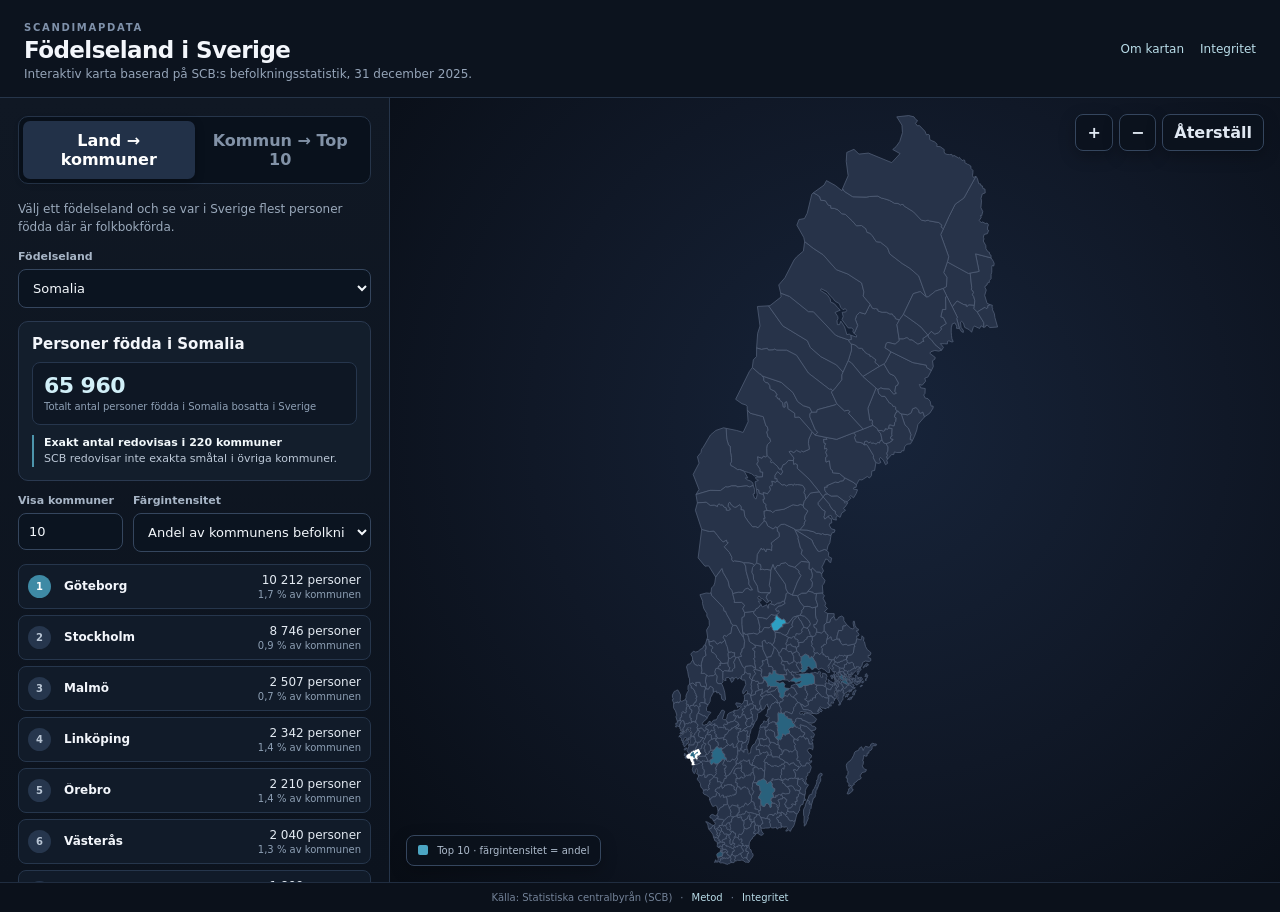
<file: index.html>
<!doctype html>
<html lang="sv">
<head>
  <meta charset="utf-8">
  <meta name="viewport" content="width=device-width,initial-scale=1">
  <meta name="description" content="Interaktiv karta över födelseland i Sveriges kommuner, baserad på SCB:s statistik för 2025.">
  <title>Födelseland i Sverige – ScandiMapData</title>
  <link rel="stylesheet" href="css/style.css">
</head>

<body>
<div class="app">

  <header class="site-header">
    <div>
      <a class="brand" href="index.html">ScandiMapData</a>
      <h1>Födelseland i Sverige</h1>
      <p>Interaktiv karta baserad på SCB:s befolkningsstatistik, 31 december 2025.</p>
    </div>

    <nav aria-label="Huvudnavigation">
      <a href="about.html">Om kartan</a>
      <a href="privacy.html">Integritet</a>
    </nav>
  </header>

  <main class="layout">

    <aside class="sidebar">

      <div class="tabs" role="tablist" aria-label="Kartläge">
        <button
          class="tab active"
          id="tab-country"
          data-mode="country"
          type="button"
        >
          Land → kommuner
        </button>

        <button
          class="tab"
          id="tab-municipality"
          data-mode="municipality"
          type="button"
        >
          Kommun → Top 10
        </button>
      </div>

      <section id="panel-country">

        <p class="intro">
          Välj ett födelseland och se var i Sverige flest personer födda där är folkbokförda.
        </p>

        <div class="field">
          <label for="countrySelect">Födelseland</label>
          <select id="countrySelect"></select>
        </div>

        <div id="countrySummary" class="summary"></div>

        <div class="controls-row">

          <div class="field compact">
            <label for="topN">Visa kommuner</label>
            <input
              id="topN"
              type="number"
              min="1"
              max="290"
              value="10"
            >
          </div>

          <div class="field">
            <label for="shadeMetric">Färgintensitet</label>

            <select id="shadeMetric">
              <option value="share">
                Andel av kommunens befolkning
              </option>

              <option value="count">
                Antal personer
              </option>
            </select>
          </div>

        </div>

        <div id="countryResults" class="results"></div>

      </section>

      <section id="panel-municipality" class="hidden">

        <p class="intro">
          Välj en kommun, eller klicka direkt på kartan, för att se de tio vanligaste separat redovisade födelseländerna utanför Sverige.
        </p>

        <div class="field">
          <label for="municipalitySelect">Kommun</label>
          <select id="municipalitySelect"></select>
        </div>

        <div id="municipalitySummary" class="summary"></div>

        <div id="municipalityResults" class="results"></div>

      </section>

      <div class="method-note">
        <strong>Om statistiken</strong>

        <p>
          Födelseland är inte samma sak som medborgarskap eller etnicitet.
          2025 års uppgifter omfattas av SCB:s röjandeskydd.
        </p>
      </div>

    </aside>

    <section
      class="map-panel"
      aria-label="Karta över Sveriges kommuner"
    >

      <div id="loading" class="loading">
        Laddar karta och statistik…
      </div>

      <svg
        id="mapSvg"
        viewBox="0 0 1000 1200"
        role="img"
        aria-label="Sverigekarta"
      ></svg>

      <div class="map-tools">
        <button id="zoomIn" title="Zooma in">+</button>
        <button id="zoomOut" title="Zooma ut">−</button>
        <button id="resetBtn">Återställ</button>
      </div>

      <div class="legend">
        <span class="swatch"></span>
        <span id="legendText">Laddar…</span>
      </div>

    </section>

  </main>

  <footer>
    <span>Källa: Statistiska centralbyrån (SCB)</span>
    <span>·</span>
    <a href="about.html">Metod</a>
    <span>·</span>
    <a href="privacy.html">Integritet</a>
  </footer>

</div>

<div
  id="tooltip"
  class="tooltip"
  role="status"
  aria-live="polite"
></div>

<script src="js/app.js" defer></script>

</body>
</html>
</file>
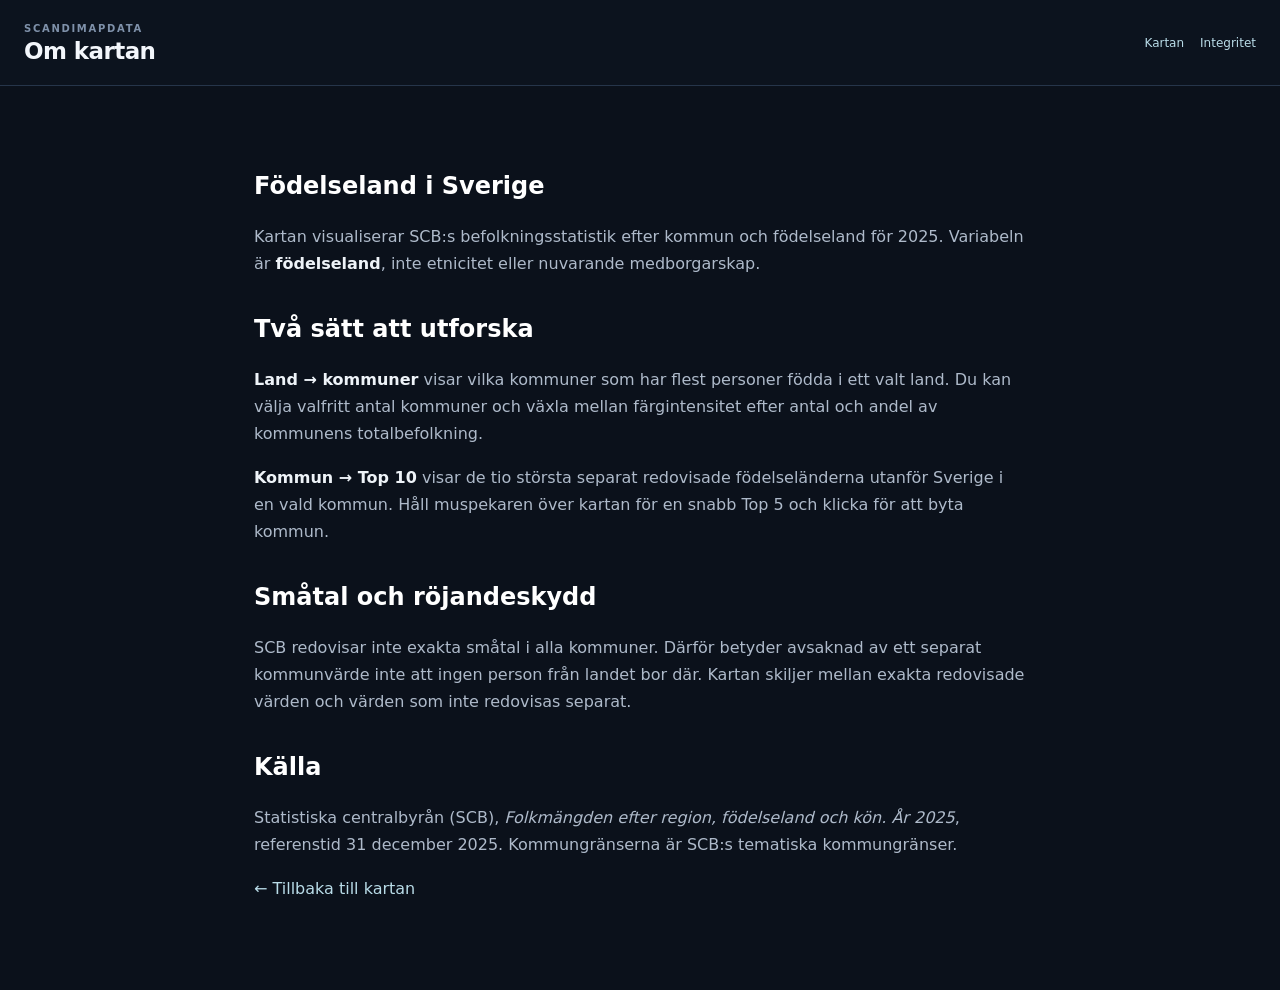
<file: about.html>
<!doctype html><html lang="sv"><head><meta charset="utf-8"><meta name="viewport" content="width=device-width,initial-scale=1"><title>Om kartan – ScandiMapData</title><link rel="stylesheet" href="css/style.css"></head><body class="info-page"><header class="site-header"><div><a class="brand" href="index.html">ScandiMapData</a><h1>Om kartan</h1></div><nav><a href="index.html">Kartan</a><a href="privacy.html">Integritet</a></nav></header><main class="article"><h2>Födelseland i Sverige</h2><p>Kartan visualiserar SCB:s befolkningsstatistik efter kommun och födelseland för 2025. Variabeln är <strong>födelseland</strong>, inte etnicitet eller nuvarande medborgarskap.</p><h2>Två sätt att utforska</h2><p><strong>Land → kommuner</strong> visar vilka kommuner som har flest personer födda i ett valt land. Du kan välja valfritt antal kommuner och växla mellan färgintensitet efter antal och andel av kommunens totalbefolkning.</p><p><strong>Kommun → Top 10</strong> visar de tio största separat redovisade födelseländerna utanför Sverige i en vald kommun. Håll muspekaren över kartan för en snabb Top 5 och klicka för att byta kommun.</p><h2>Småtal och röjandeskydd</h2><p>SCB redovisar inte exakta småtal i alla kommuner. Därför betyder avsaknad av ett separat kommunvärde inte att ingen person från landet bor där. Kartan skiljer mellan exakta redovisade värden och värden som inte redovisas separat.</p><h2>Källa</h2><p>Statistiska centralbyrån (SCB), <em>Folkmängden efter region, födelseland och kön. År 2025</em>, referenstid 31 december 2025. Kommungränserna är SCB:s tematiska kommungränser.</p><p><a href="index.html">← Tillbaka till kartan</a></p></main></body></html>
</file>
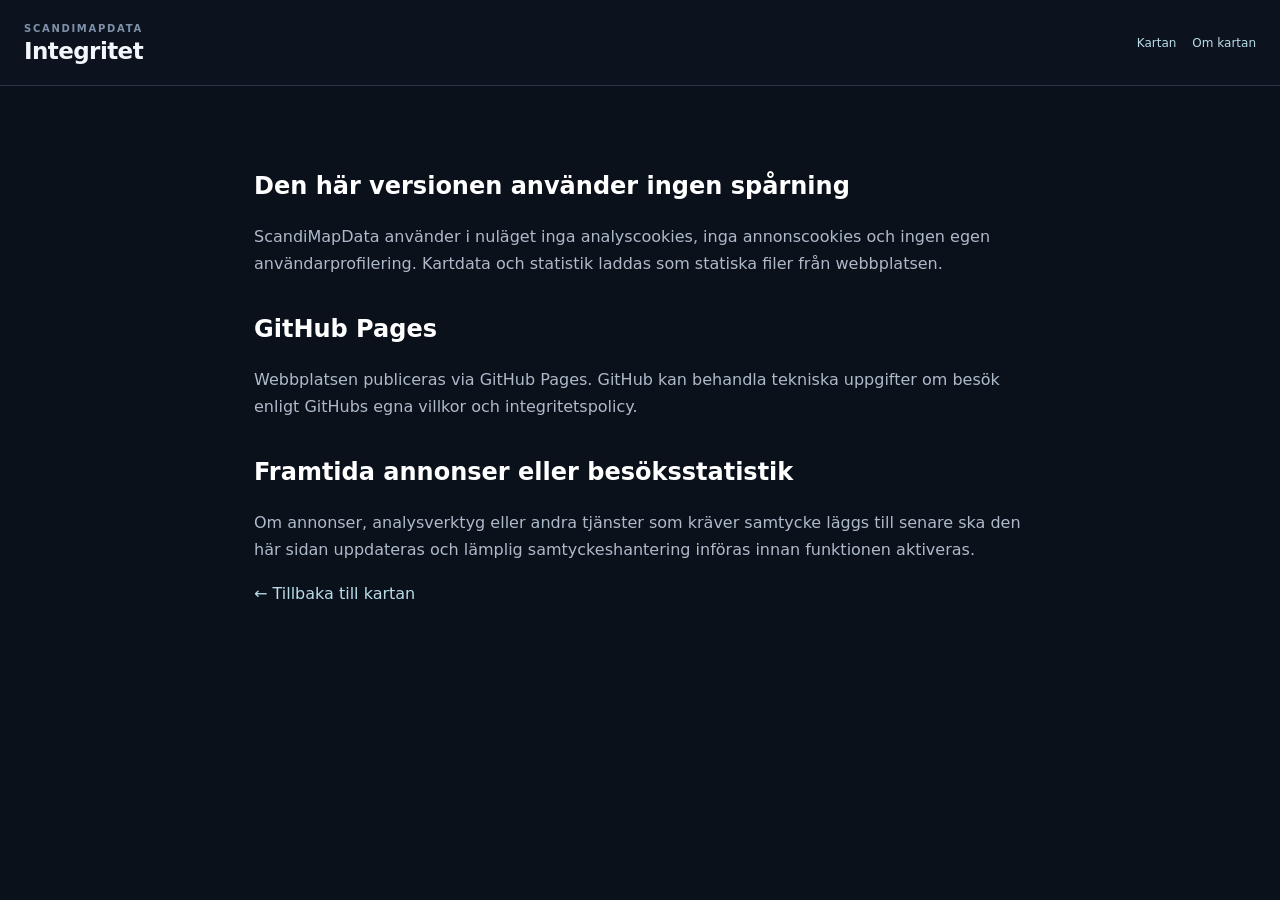
<file: privacy.html>
<!doctype html><html lang="sv"><head><meta charset="utf-8"><meta name="viewport" content="width=device-width,initial-scale=1"><title>Integritet – ScandiMapData</title><link rel="stylesheet" href="css/style.css"></head><body class="info-page"><header class="site-header"><div><a class="brand" href="index.html">ScandiMapData</a><h1>Integritet</h1></div><nav><a href="index.html">Kartan</a><a href="about.html">Om kartan</a></nav></header><main class="article"><h2>Den här versionen använder ingen spårning</h2><p>ScandiMapData använder i nuläget inga analyscookies, inga annonscookies och ingen egen användarprofilering. Kartdata och statistik laddas som statiska filer från webbplatsen.</p><h2>GitHub Pages</h2><p>Webbplatsen publiceras via GitHub Pages. GitHub kan behandla tekniska uppgifter om besök enligt GitHubs egna villkor och integritetspolicy.</p><h2>Framtida annonser eller besöksstatistik</h2><p>Om annonser, analysverktyg eller andra tjänster som kräver samtycke läggs till senare ska den här sidan uppdateras och lämplig samtyckeshantering införas innan funktionen aktiveras.</p><p><a href="index.html">← Tillbaka till kartan</a></p></main></body></html>
</file>
<file: css/style.css>
:root{--bg:#090e16;--panel:#101824;--panel2:#151f2e;--text:#f3f6fb;--muted:#95a4b8;--line:#26354a;--line2:#3b4b62;--accent:#69bdd7;--accent2:#a5dbe9;--map:#273349;--mapline:#536178;--shadow:0 18px 48px rgba(0,0,0,.38)}*{box-sizing:border-box}html,body{height:100%;margin:0}body{font-family:Inter,ui-sans-serif,system-ui,-apple-system,BlinkMacSystemFont,"Segoe UI",sans-serif;background:var(--bg);color:var(--text)}a{color:#b9dce8;text-decoration:none}a:hover{text-decoration:underline}button,input,select{font:inherit}.app{min-height:100vh;display:flex;flex-direction:column}.site-header{min-height:86px;padding:16px 24px;background:#0c131e;border-bottom:1px solid var(--line);display:flex;align-items:center;justify-content:space-between;gap:24px}.site-header h1{font-size:23px;letter-spacing:-.025em;margin:2px 0 4px}.site-header p{font-size:12px;color:var(--muted);margin:0}.site-header nav{display:flex;gap:16px;font-size:12px;white-space:nowrap}.brand{text-transform:uppercase;letter-spacing:.17em;font-size:10px;font-weight:800;color:#7f91aa}.layout{display:grid;grid-template-columns:390px 1fr;min-height:0;flex:1}.sidebar{background:linear-gradient(180deg,#101824,#0c131e);border-right:1px solid var(--line);padding:18px;overflow:auto;max-height:calc(100vh - 116px)}.tabs{display:grid;grid-template-columns:1fr 1fr;background:#09111c;border:1px solid var(--line);border-radius:10px;padding:4px;margin-bottom:16px}.tab{border:0;background:transparent;padding:10px 8px;border-radius:7px;font-weight:700;color:#8292a7;cursor:pointer}.tab:hover{color:#e8eef5}.tab.active{background:#223148;color:#fff;box-shadow:0 2px 10px rgba(0,0,0,.3)}.intro{font-size:12px;color:#9aa9bb;line-height:1.5;margin:0 0 14px}.field{margin-bottom:12px}.field label{display:block;font-size:11px;font-weight:760;color:#a7b5c6;margin-bottom:6px}.field.compact{max-width:105px}.controls-row{display:grid;grid-template-columns:105px 1fr;gap:10px;align-items:start}select,input{width:100%;border:1px solid #35465e;border-radius:8px;background:#0b1420;color:#f3f7fb;padding:10px;font-size:13px;outline:none}select:focus,input:focus{border-color:var(--accent);box-shadow:0 0 0 3px rgba(105,189,215,.12)}.summary{padding:13px;background:#131e2c;border:1px solid #2a3950;border-radius:10px;margin:13px 0}.summary-title{font-size:15px;font-weight:800;margin-bottom:9px}.statbox{background:#0e1724;border:1px solid #26364d;border-radius:8px;padding:10px 11px}.statbox .num{font-size:22px;font-weight:820;color:#d1eff8;letter-spacing:-.025em;font-variant-numeric:tabular-nums}.statbox .lbl{font-size:10px;line-height:1.4;color:#8fa1b6;margin-top:2px}.privacy-note{border-left:2px solid #4d95ac;padding-left:10px;margin-top:10px;font-size:11px;line-height:1.45;color:#bcc8d7}.privacy-note b{color:#f2f8fb}.results{display:flex;flex-direction:column;gap:6px}.result-row{display:grid;grid-template-columns:28px 1fr auto;align-items:center;gap:8px;padding:8px 9px;border:1px solid #26364c;border-radius:8px;background:#111b29;cursor:pointer}.result-row:hover{border-color:#5a6f89;background:#172439}.rank{width:23px;height:23px;border-radius:50%;display:grid;place-items:center;background:#26364d;color:#b9c6d5;font-size:10px;font-weight:820}.result-row:first-child .rank{background:#3e8aa5;color:white}.name{font-size:12px;font-weight:680;overflow:hidden;text-overflow:ellipsis;white-space:nowrap}.value{text-align:right;font-size:12px;color:#e3eaf2;font-variant-numeric:tabular-nums}.subvalue{font-size:10px;color:#8ea0b5;margin-top:2px}.method-note{border-top:1px solid var(--line);margin-top:16px;padding-top:12px;font-size:10px;color:#7f8da1;line-height:1.5}.method-note strong{color:#aebdcc}.method-note p{margin:4px 0}.map-panel{position:relative;min-width:0;overflow:hidden;background:radial-gradient(circle at 55% 42%,#17243a 0,#101827 52%,#080d15 100%)}#mapSvg{width:100%;height:calc(100vh - 116px);display:block;touch-action:none;cursor:grab}#mapSvg.dragging{cursor:grabbing}.mun{fill:var(--map);stroke:var(--mapline);stroke-width:.75;vector-effect:non-scaling-stroke;transition:fill .12s,opacity .12s,stroke .1s}.mun:hover{stroke:#fff;stroke-width:1.7}.mun.focus{stroke:#fff!important;stroke-width:2.8!important}.mun.top1{stroke:#fff;stroke-width:2.2}.mun.dim{opacity:.26}.map-tools{position:absolute;right:16px;top:16px;display:flex;gap:6px}.map-tools button{border:1px solid #35465e;background:rgba(11,19,30,.92);color:#e0e8f2;border-radius:8px;padding:8px 11px;font-weight:750;cursor:pointer;box-shadow:0 5px 16px rgba(0,0,0,.25);backdrop-filter:blur(8px)}.legend{position:absolute;left:16px;bottom:16px;background:rgba(11,18,29,.93);border:1px solid #35465e;border-radius:8px;padding:9px 11px;font-size:10px;color:#aebccd;box-shadow:0 5px 16px rgba(0,0,0,.25);backdrop-filter:blur(8px)}.swatch{display:inline-block;width:10px;height:10px;border-radius:2px;background:#4ca6c3;margin-right:6px;vertical-align:-1px}.tooltip{position:fixed;display:none;z-index:50;pointer-events:none;background:rgba(9,13,18,.97);color:#f8fafc;padding:13px 14px;border:1px solid #424d5c;border-radius:10px;font-size:11px;line-height:1.4;box-shadow:0 16px 38px rgba(0,0,0,.5);min-width:240px;max-width:320px;backdrop-filter:blur(8px)}.tt-title{font-size:14px;font-weight:800;margin-bottom:2px}.tt-sub{font-size:10px;color:#9eaab8;margin-bottom:8px}.tt-rule{height:1px;background:#354052;margin:8px 0}.tt-row{display:grid;grid-template-columns:10px 1fr auto;gap:7px;align-items:center;padding:2px 0}.tt-dot{width:9px;height:9px;border-radius:2px}.tt-country{font-weight:650}.tt-value{text-align:right;color:#d7dee7;font-variant-numeric:tabular-nums}.tt-note{font-size:10px;color:#a5b1c0;margin-top:7px}.loading{position:absolute;inset:0;z-index:20;display:grid;place-items:center;background:#0b111b;color:#aab8ca;font-size:13px}.hidden{display:none!important}footer{height:30px;background:#0b111b;border-top:1px solid #202d40;display:flex;justify-content:center;align-items:center;gap:8px;color:#738298;font-size:10px}.info-page{min-height:100%;background:#0b111b}.article{max-width:820px;margin:0 auto;padding:48px 24px 72px;color:#dbe3ec;line-height:1.7}.article h2{color:#fff;margin:32px 0 8px}.article p{color:#aebaca}.article strong{color:#eef3f8}@media(max-width:900px){.site-header{padding:13px 15px;align-items:flex-start}.site-header nav{gap:10px}.layout{grid-template-columns:1fr}.sidebar{max-height:none;border-right:0;border-bottom:1px solid var(--line)}.map-panel{min-height:66vh}#mapSvg{height:66vh}.controls-row{grid-template-columns:95px 1fr}footer{height:auto;padding:8px 12px;flex-wrap:wrap}}
</file>
